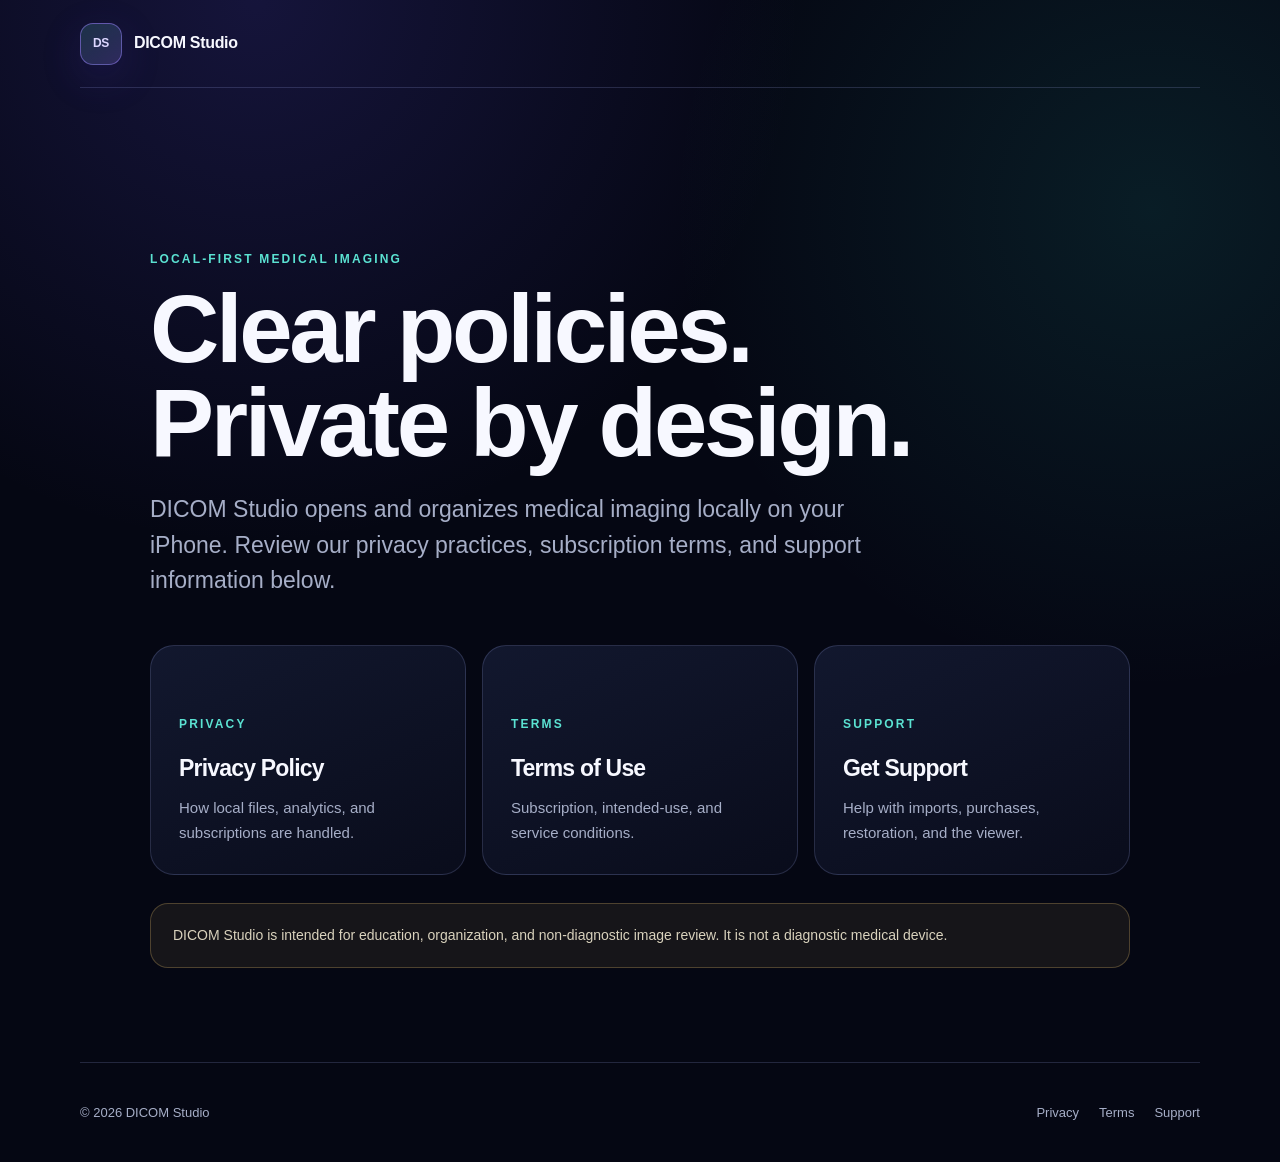
<file: index.html>
<!doctype html>
<html lang="en">
  <head>
    <meta charset="utf-8">
    <meta name="viewport" content="width=device-width, initial-scale=1">
    <meta name="description" content="Privacy, terms, and support for DICOM Studio.">
    <title>DICOM Studio — Legal & Support</title>
    <link rel="stylesheet" href="styles.css">
  </head>
  <body>
    <header class="site-header">
      <a class="brand" href="index.html" aria-label="DICOM Studio home">
        <span class="brand-mark" aria-hidden="true">DS</span>
        <span>DICOM Studio</span>
      </a>
    </header>
    <main class="hero">
      <p class="eyebrow">LOCAL-FIRST MEDICAL IMAGING</p>
      <h1>Clear policies.<br>Private by design.</h1>
      <p class="lead">
        DICOM Studio opens and organizes medical imaging locally on your
        iPhone. Review our privacy practices, subscription terms, and support
        information below.
      </p>
      <nav class="card-grid" aria-label="Legal and support pages">
        <a class="card" href="privacy.html">
          <span class="card-kicker">PRIVACY</span>
          <strong>Privacy Policy</strong>
          <span>How local files, analytics, and subscriptions are handled.</span>
        </a>
        <a class="card" href="terms.html">
          <span class="card-kicker">TERMS</span>
          <strong>Terms of Use</strong>
          <span>Subscription, intended-use, and service conditions.</span>
        </a>
        <a class="card" href="support.html">
          <span class="card-kicker">SUPPORT</span>
          <strong>Get Support</strong>
          <span>Help with imports, purchases, restoration, and the viewer.</span>
        </a>
      </nav>
      <p class="medical-note">
        DICOM Studio is intended for education, organization, and
        non-diagnostic image review. It is not a diagnostic medical device.
      </p>
    </main>
    <footer>
      <span>© 2026 DICOM Studio</span>
      <nav>
        <a href="privacy.html">Privacy</a>
        <a href="terms.html">Terms</a>
        <a href="support.html">Support</a>
      </nav>
    </footer>
  </body>
</html>
</file>
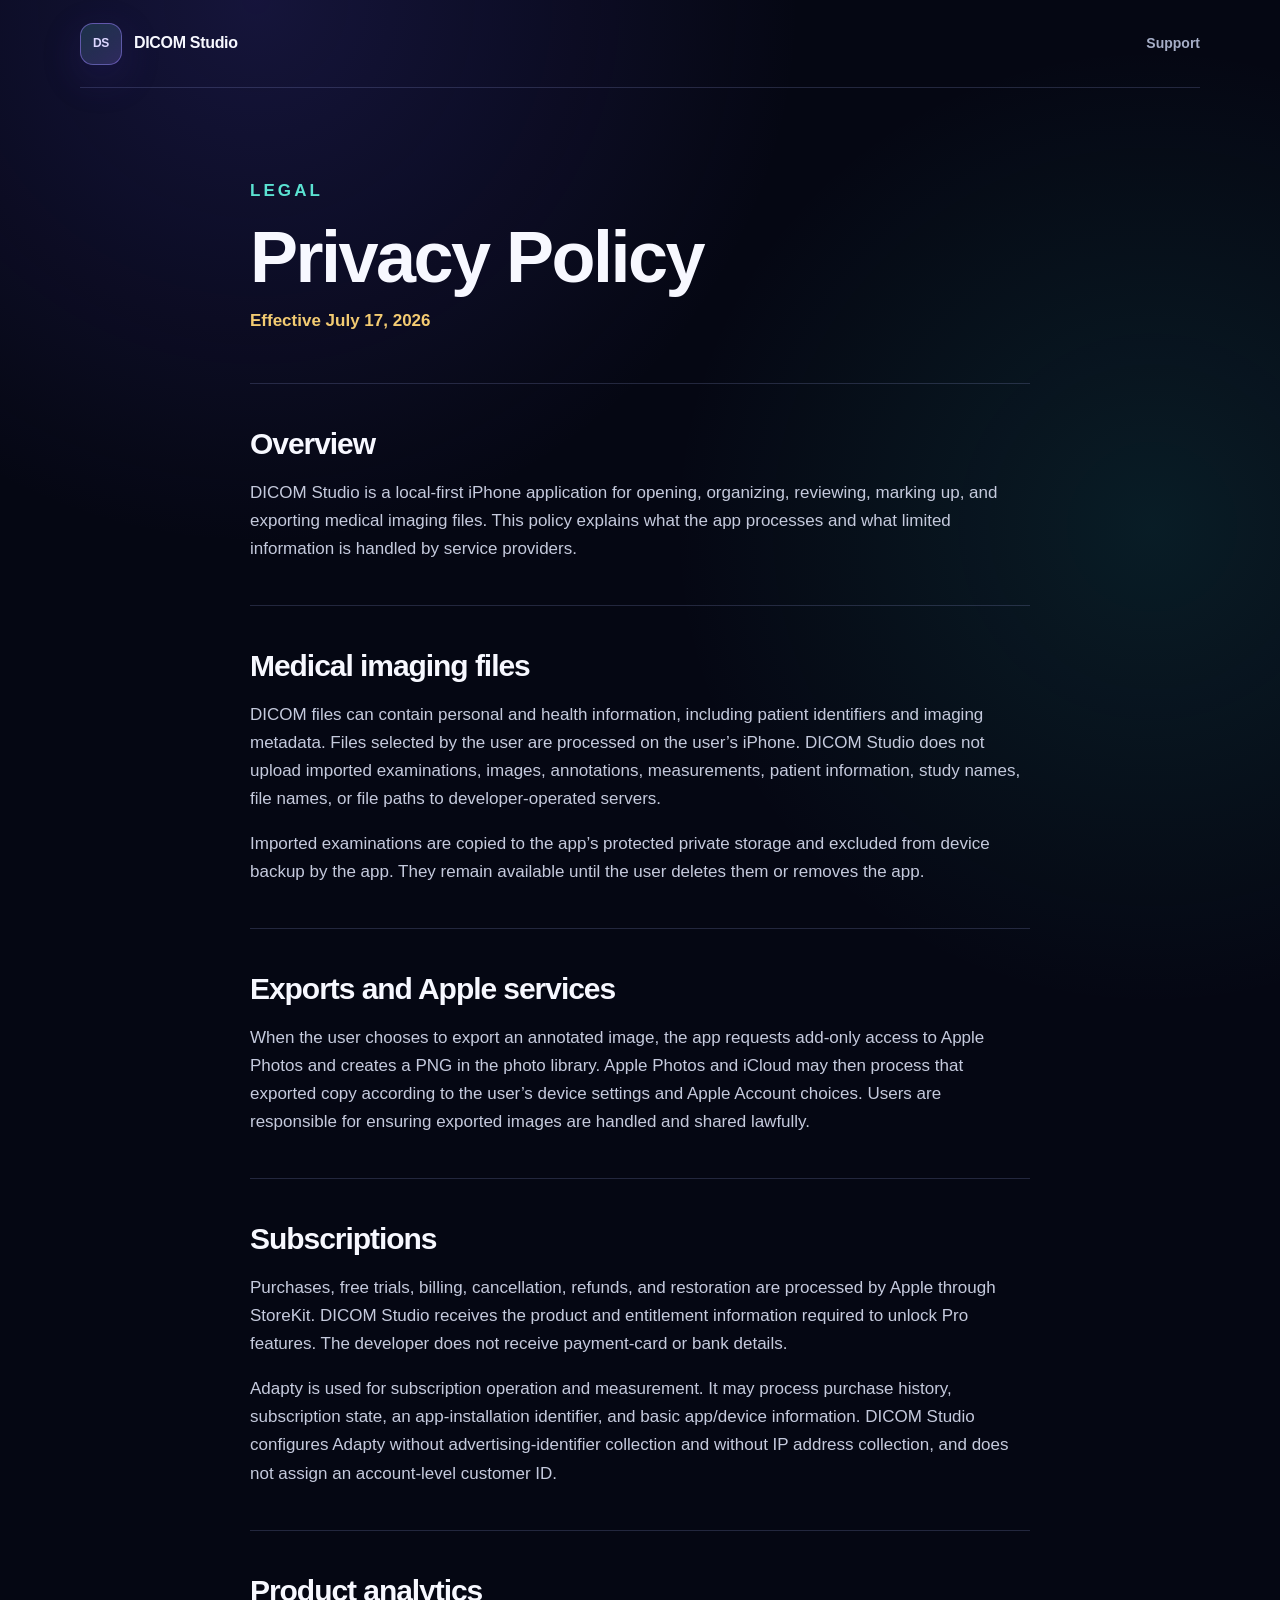
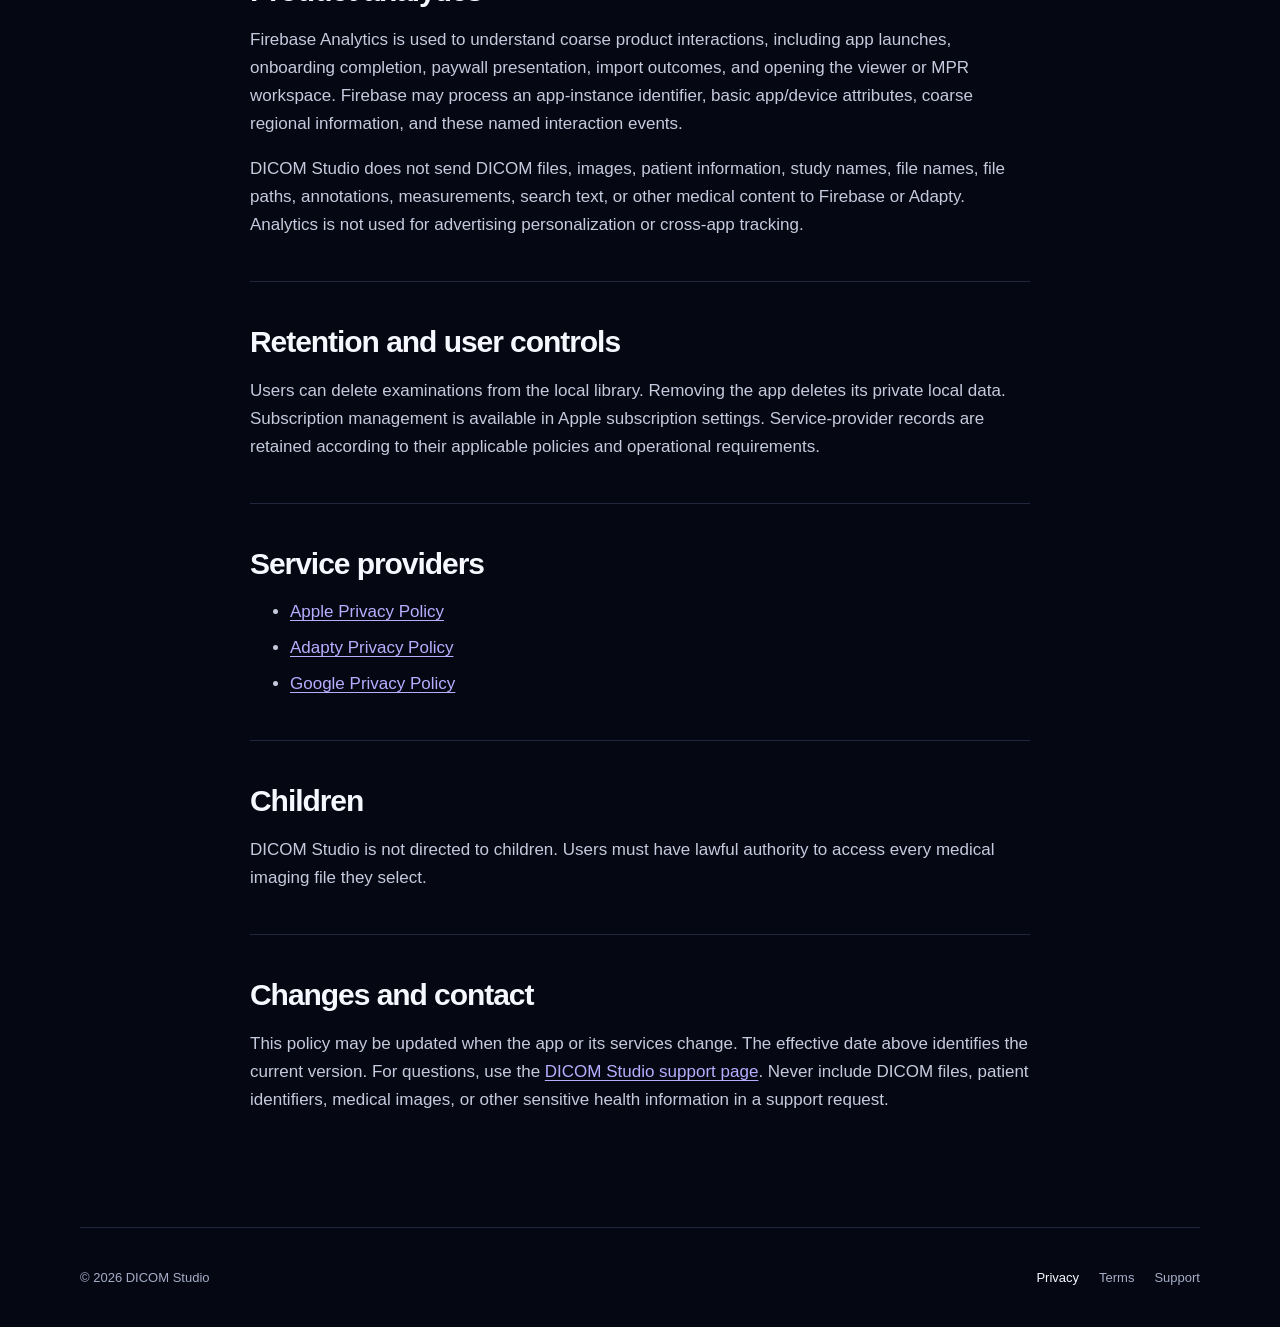
<file: privacy.html>
<!doctype html>
<html lang="en">
  <head>
    <meta charset="utf-8">
    <meta name="viewport" content="width=device-width, initial-scale=1">
    <meta name="description" content="DICOM Studio Privacy Policy.">
    <title>Privacy Policy — DICOM Studio</title>
    <link rel="stylesheet" href="styles.css">
  </head>
  <body>
    <header class="site-header">
      <a class="brand" href="index.html" aria-label="DICOM Studio home">
        <span class="brand-mark" aria-hidden="true">DS</span>
        <span>DICOM Studio</span>
      </a>
      <a class="header-link" href="support.html">Support</a>
    </header>
    <main class="document">
      <p class="eyebrow">LEGAL</p>
      <h1>Privacy Policy</h1>
      <p class="updated">Effective July 17, 2026</p>

      <section>
        <h2>Overview</h2>
        <p>
          DICOM Studio is a local-first iPhone application for opening,
          organizing, reviewing, marking up, and exporting medical imaging
          files. This policy explains what the app processes and what limited
          information is handled by service providers.
        </p>
      </section>

      <section>
        <h2>Medical imaging files</h2>
        <p>
          DICOM files can contain personal and health information, including
          patient identifiers and imaging metadata. Files selected by the user
          are processed on the user’s iPhone. DICOM Studio does not upload
          imported examinations, images, annotations, measurements, patient
          information, study names, file names, or file paths to
          developer-operated servers.
        </p>
        <p>
          Imported examinations are copied to the app’s protected private
          storage and excluded from device backup by the app. They remain
          available until the user deletes them or removes the app.
        </p>
      </section>

      <section>
        <h2>Exports and Apple services</h2>
        <p>
          When the user chooses to export an annotated image, the app requests
          add-only access to Apple Photos and creates a PNG in the photo
          library. Apple Photos and iCloud may then process that exported copy
          according to the user’s device settings and Apple Account choices.
          Users are responsible for ensuring exported images are handled and
          shared lawfully.
        </p>
      </section>

      <section>
        <h2>Subscriptions</h2>
        <p>
          Purchases, free trials, billing, cancellation, refunds, and
          restoration are processed by Apple through StoreKit. DICOM Studio
          receives the product and entitlement information required to unlock
          Pro features. The developer does not receive payment-card or bank
          details.
        </p>
        <p>
          Adapty is used for subscription operation and measurement. It may
          process purchase history, subscription state, an app-installation
          identifier, and basic app/device information. DICOM Studio configures
          Adapty without advertising-identifier collection and without IP
          address collection, and does not assign an account-level customer ID.
        </p>
      </section>

      <section>
        <h2>Product analytics</h2>
        <p>
          Firebase Analytics is used to understand coarse product interactions,
          including app launches, onboarding completion, paywall presentation,
          import outcomes, and opening the viewer or MPR workspace. Firebase
          may process an app-instance identifier, basic app/device attributes,
          coarse regional information, and these named interaction events.
        </p>
        <p>
          DICOM Studio does not send DICOM files, images, patient information,
          study names, file names, file paths, annotations, measurements,
          search text, or other medical content to Firebase or Adapty.
          Analytics is not used for advertising personalization or cross-app
          tracking.
        </p>
      </section>

      <section>
        <h2>Retention and user controls</h2>
        <p>
          Users can delete examinations from the local library. Removing the
          app deletes its private local data. Subscription management is
          available in Apple subscription settings. Service-provider records
          are retained according to their applicable policies and operational
          requirements.
        </p>
      </section>

      <section>
        <h2>Service providers</h2>
        <ul>
          <li><a href="https://www.apple.com/legal/privacy/" rel="noreferrer">Apple Privacy Policy</a></li>
          <li><a href="https://adapty.io/privacy" rel="noreferrer">Adapty Privacy Policy</a></li>
          <li><a href="https://policies.google.com/privacy" rel="noreferrer">Google Privacy Policy</a></li>
        </ul>
      </section>

      <section>
        <h2>Children</h2>
        <p>
          DICOM Studio is not directed to children. Users must have lawful
          authority to access every medical imaging file they select.
        </p>
      </section>

      <section>
        <h2>Changes and contact</h2>
        <p>
          This policy may be updated when the app or its services change. The
          effective date above identifies the current version. For questions,
          use the <a href="support.html">DICOM Studio support page</a>. Never
          include DICOM files, patient identifiers, medical images, or other
          sensitive health information in a support request.
        </p>
      </section>
    </main>
    <footer>
      <span>© 2026 DICOM Studio</span>
      <nav>
        <a aria-current="page" href="privacy.html">Privacy</a>
        <a href="terms.html">Terms</a>
        <a href="support.html">Support</a>
      </nav>
    </footer>
  </body>
</html>
</file>
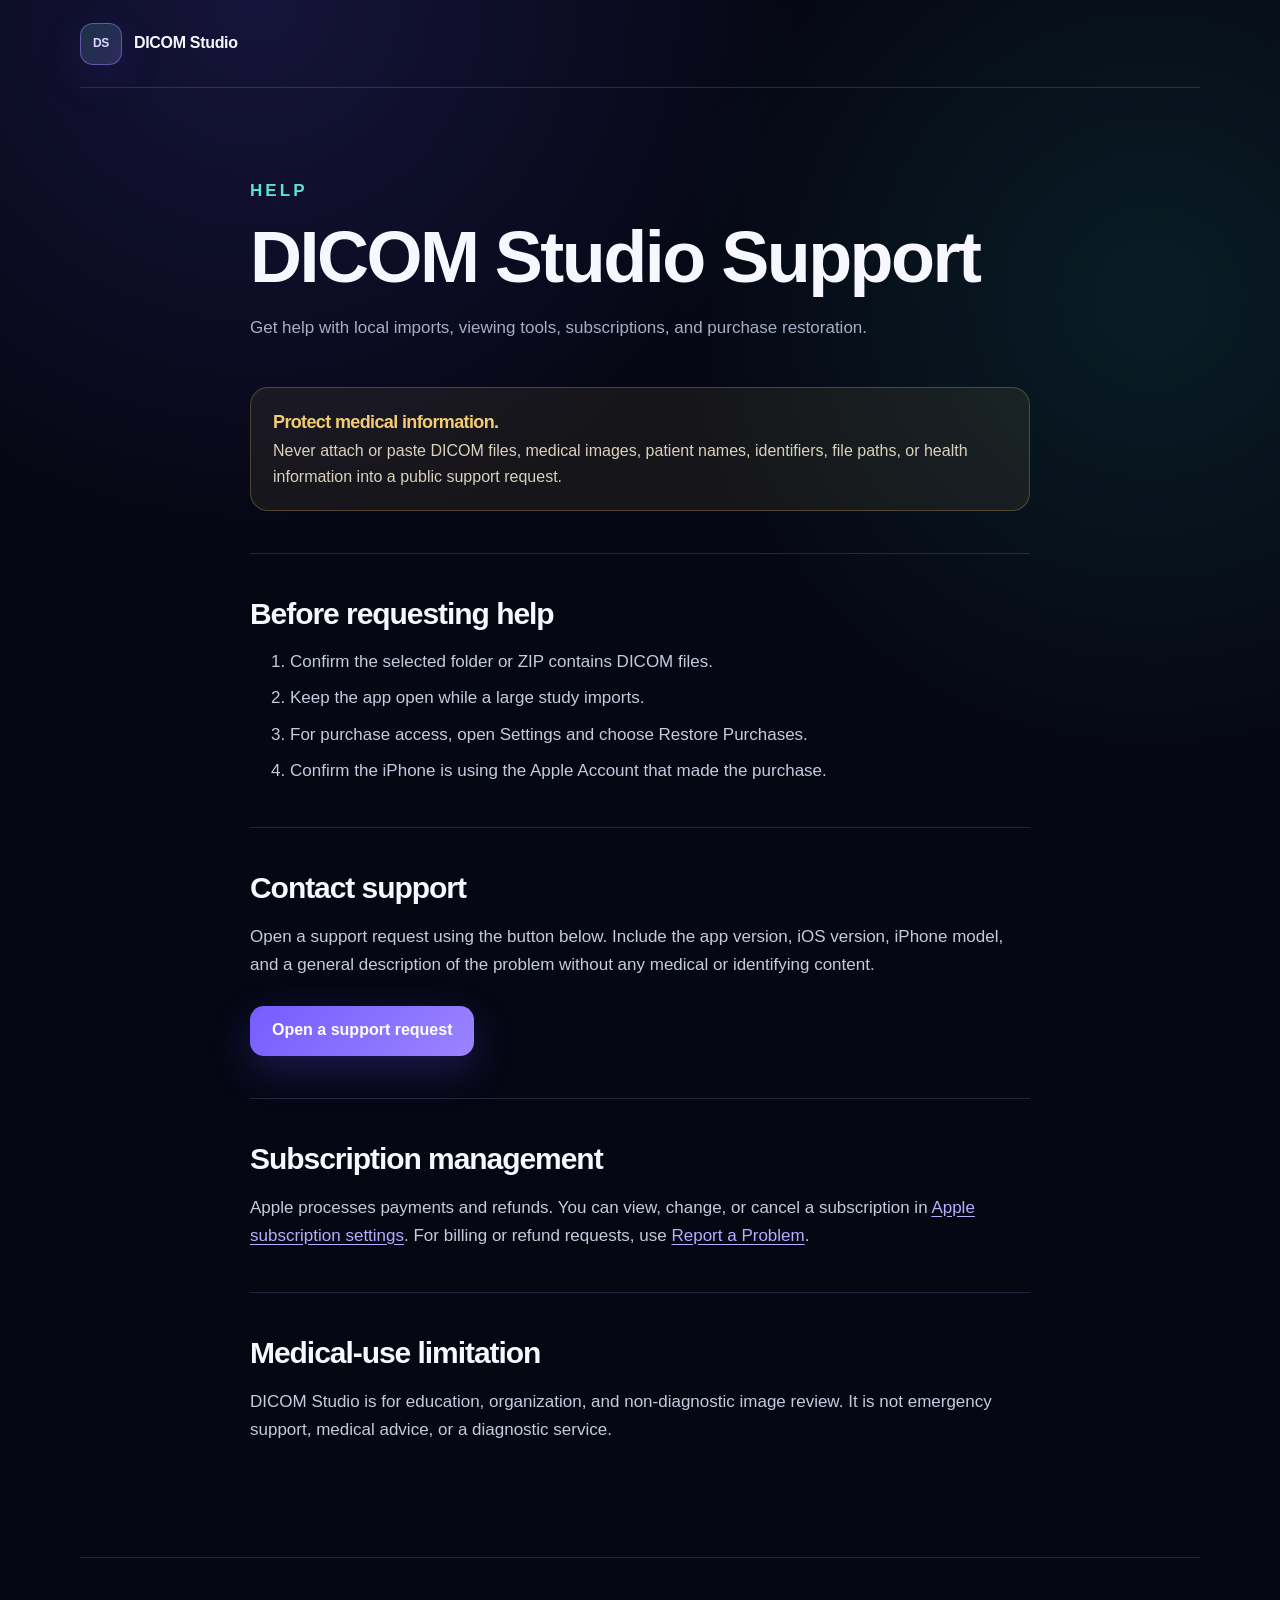
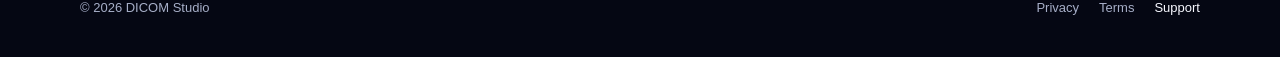
<file: support.html>
<!doctype html>
<html lang="en">
  <head>
    <meta charset="utf-8">
    <meta name="viewport" content="width=device-width, initial-scale=1">
    <meta name="description" content="Support for DICOM Studio.">
    <title>Support — DICOM Studio</title>
    <link rel="stylesheet" href="styles.css">
  </head>
  <body>
    <header class="site-header">
      <a class="brand" href="index.html" aria-label="DICOM Studio home">
        <span class="brand-mark" aria-hidden="true">DS</span>
        <span>DICOM Studio</span>
      </a>
    </header>
    <main class="document support">
      <p class="eyebrow">HELP</p>
      <h1>DICOM Studio Support</h1>
      <p class="lead">
        Get help with local imports, viewing tools, subscriptions, and purchase
        restoration.
      </p>

      <aside class="warning">
        <strong>Protect medical information.</strong>
        Never attach or paste DICOM files, medical images, patient names,
        identifiers, file paths, or health information into a public support
        request.
      </aside>

      <section>
        <h2>Before requesting help</h2>
        <ol>
          <li>Confirm the selected folder or ZIP contains DICOM files.</li>
          <li>Keep the app open while a large study imports.</li>
          <li>For purchase access, open Settings and choose Restore Purchases.</li>
          <li>Confirm the iPhone is using the Apple Account that made the purchase.</li>
        </ol>
      </section>

      <section>
        <h2>Contact support</h2>
        <p>
          Open a support request using the button below. Include the app
          version, iOS version, iPhone model, and a general description of the
          problem without any medical or identifying content.
        </p>
        <a class="button" href="https://github.com/muratssd/dicom-studio-legal/issues/new">Open a support request</a>
      </section>

      <section>
        <h2>Subscription management</h2>
        <p>
          Apple processes payments and refunds. You can view, change, or cancel
          a subscription in
          <a href="https://apps.apple.com/account/subscriptions" rel="noreferrer">Apple subscription settings</a>.
          For billing or refund requests, use
          <a href="https://reportaproblem.apple.com/" rel="noreferrer">Report a Problem</a>.
        </p>
      </section>

      <section>
        <h2>Medical-use limitation</h2>
        <p>
          DICOM Studio is for education, organization, and non-diagnostic image
          review. It is not emergency support, medical advice, or a diagnostic
          service.
        </p>
      </section>
    </main>
    <footer>
      <span>© 2026 DICOM Studio</span>
      <nav>
        <a href="privacy.html">Privacy</a>
        <a href="terms.html">Terms</a>
        <a aria-current="page" href="support.html">Support</a>
      </nav>
    </footer>
  </body>
</html>
</file>
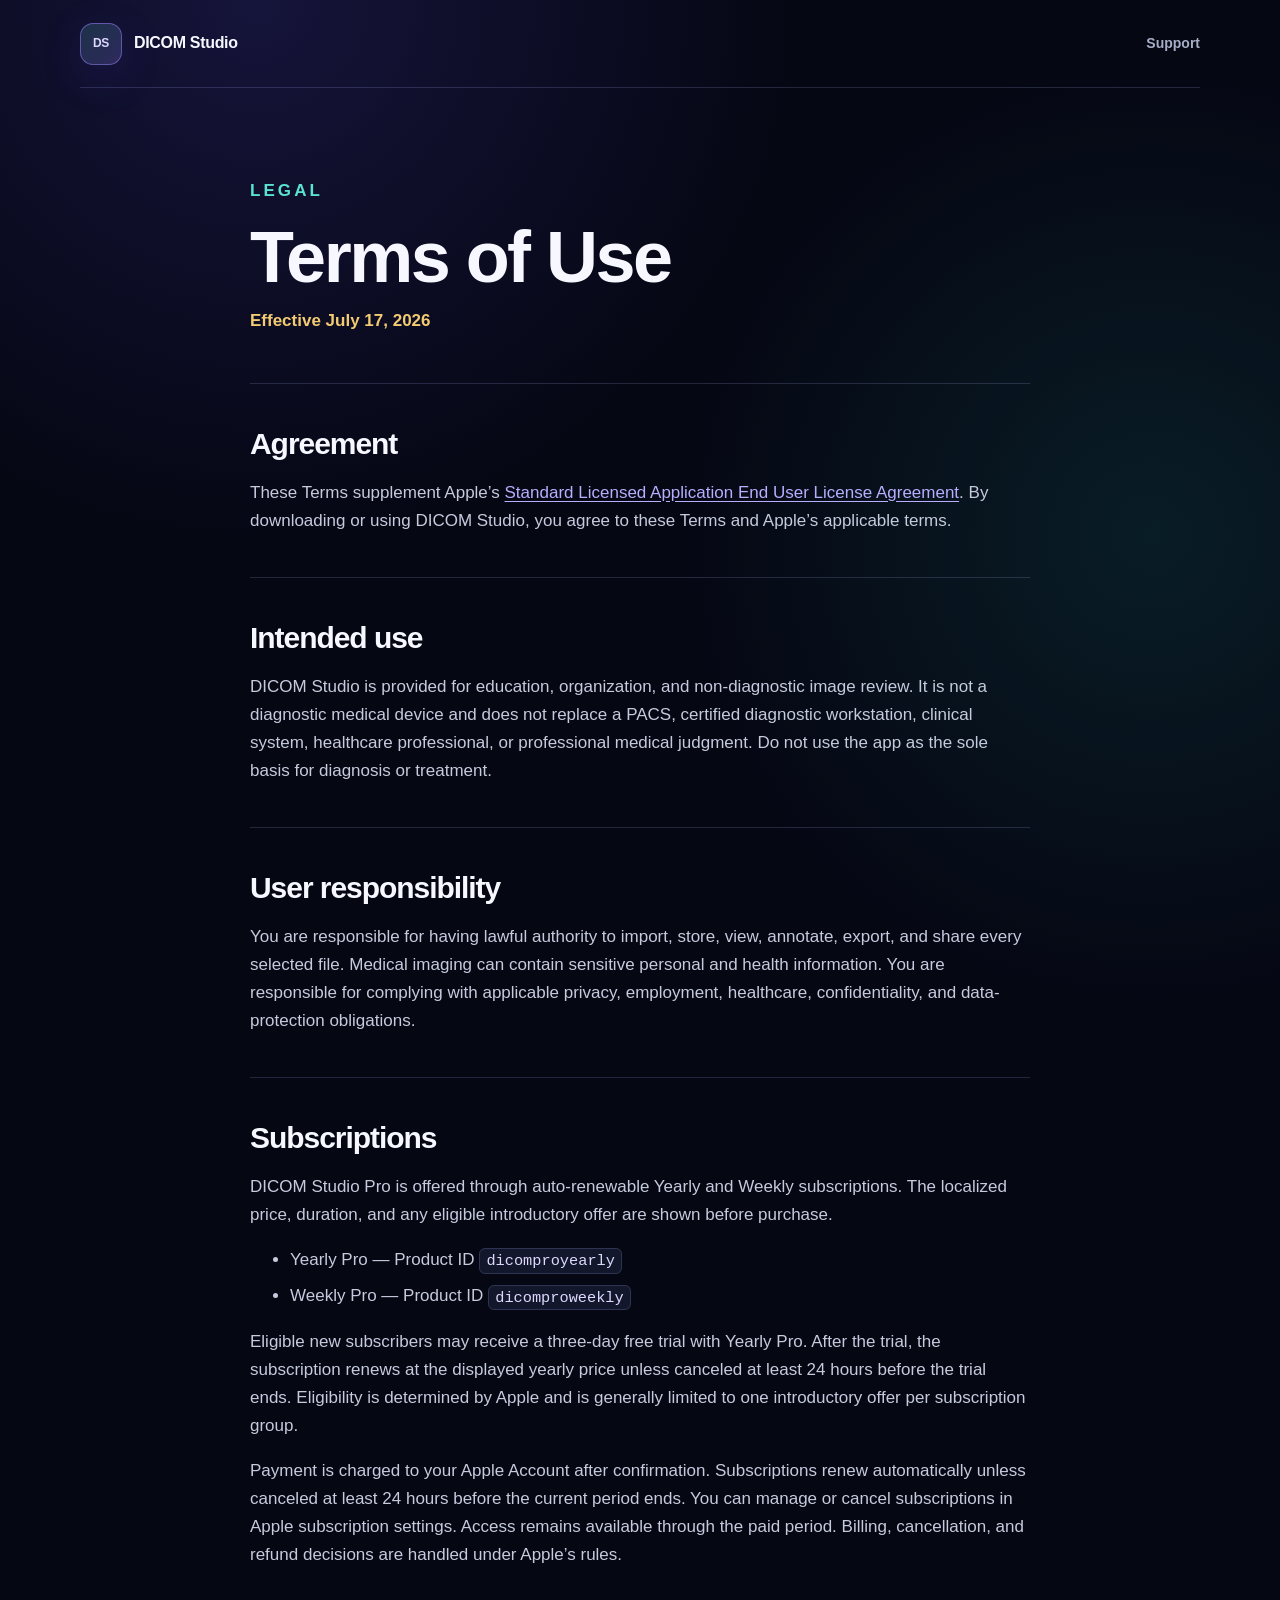
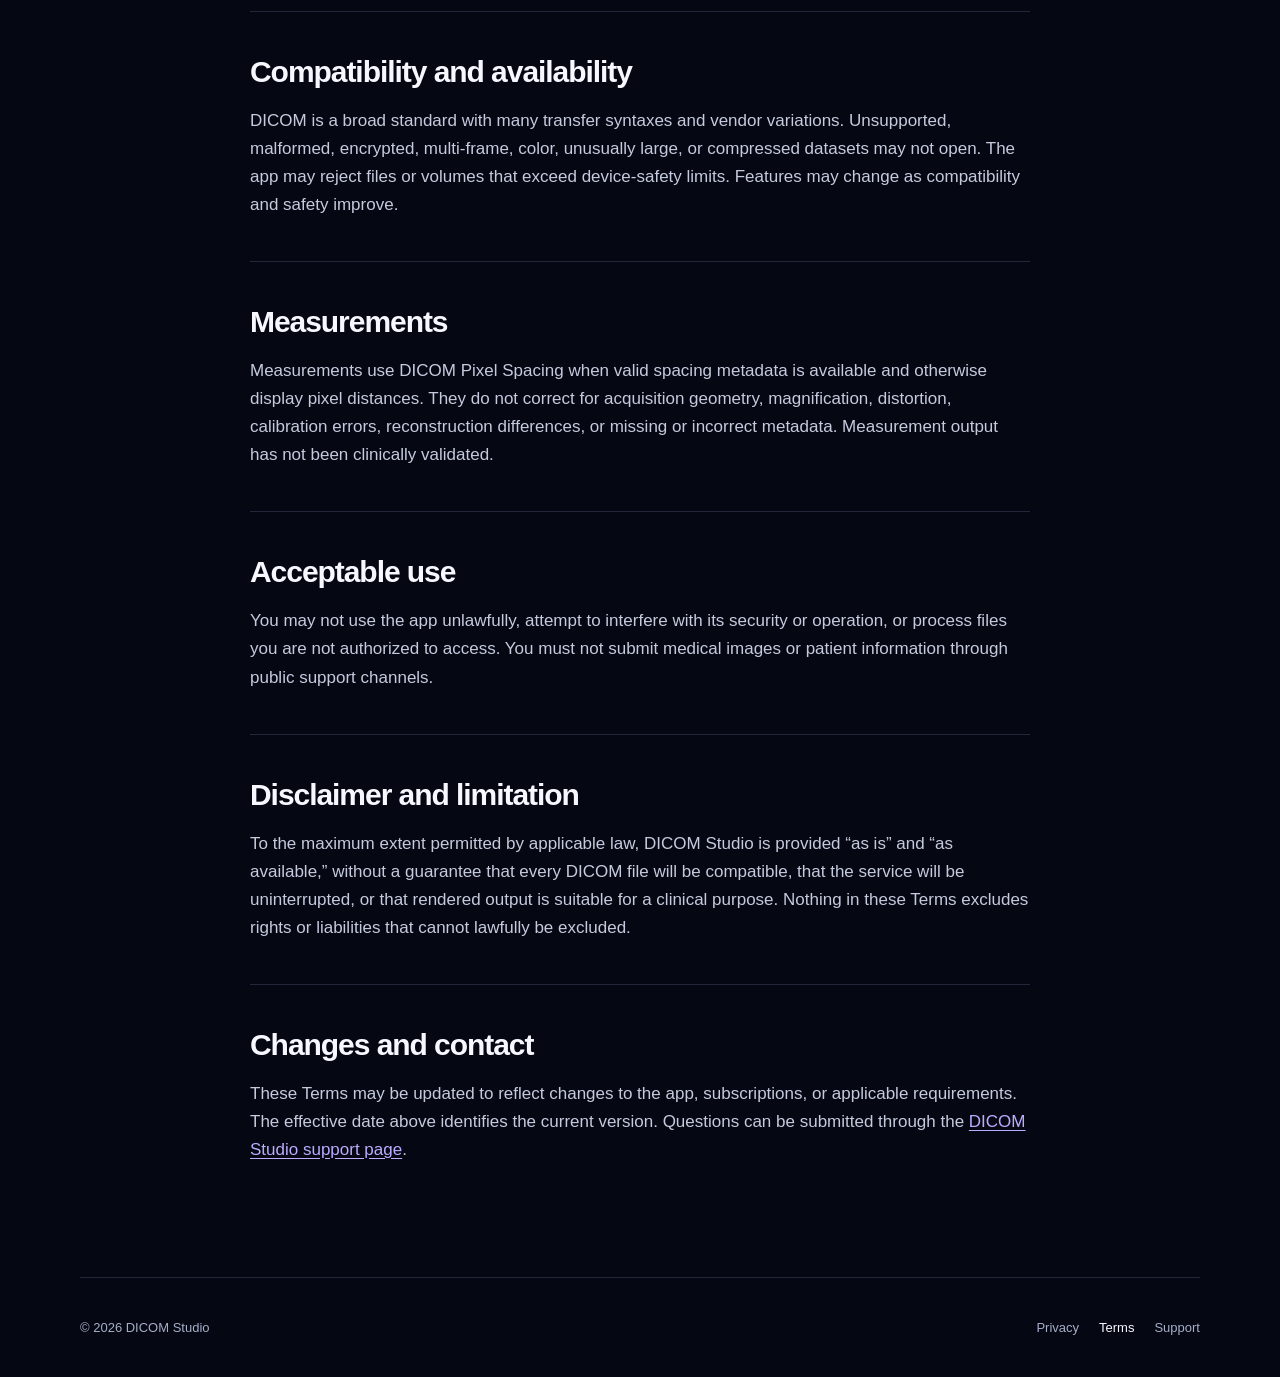
<file: terms.html>
<!doctype html>
<html lang="en">
  <head>
    <meta charset="utf-8">
    <meta name="viewport" content="width=device-width, initial-scale=1">
    <meta name="description" content="DICOM Studio Terms of Use.">
    <title>Terms of Use — DICOM Studio</title>
    <link rel="stylesheet" href="styles.css">
  </head>
  <body>
    <header class="site-header">
      <a class="brand" href="index.html" aria-label="DICOM Studio home">
        <span class="brand-mark" aria-hidden="true">DS</span>
        <span>DICOM Studio</span>
      </a>
      <a class="header-link" href="support.html">Support</a>
    </header>
    <main class="document">
      <p class="eyebrow">LEGAL</p>
      <h1>Terms of Use</h1>
      <p class="updated">Effective July 17, 2026</p>

      <section>
        <h2>Agreement</h2>
        <p>
          These Terms supplement Apple’s
          <a href="https://www.apple.com/legal/internet-services/itunes/dev/stdeula/" rel="noreferrer">Standard Licensed Application End User License Agreement</a>.
          By downloading or using DICOM Studio, you agree to these Terms and
          Apple’s applicable terms.
        </p>
      </section>

      <section>
        <h2>Intended use</h2>
        <p>
          DICOM Studio is provided for education, organization, and
          non-diagnostic image review. It is not a diagnostic medical device and
          does not replace a PACS, certified diagnostic workstation, clinical
          system, healthcare professional, or professional medical judgment.
          Do not use the app as the sole basis for diagnosis or treatment.
        </p>
      </section>

      <section>
        <h2>User responsibility</h2>
        <p>
          You are responsible for having lawful authority to import, store,
          view, annotate, export, and share every selected file. Medical imaging
          can contain sensitive personal and health information. You are
          responsible for complying with applicable privacy, employment,
          healthcare, confidentiality, and data-protection obligations.
        </p>
      </section>

      <section>
        <h2>Subscriptions</h2>
        <p>
          DICOM Studio Pro is offered through auto-renewable Yearly and Weekly
          subscriptions. The localized price, duration, and any eligible
          introductory offer are shown before purchase.
        </p>
        <ul>
          <li>Yearly Pro — Product ID <code>dicomproyearly</code></li>
          <li>Weekly Pro — Product ID <code>dicomproweekly</code></li>
        </ul>
        <p>
          Eligible new subscribers may receive a three-day free trial with
          Yearly Pro. After the trial, the subscription renews at the displayed
          yearly price unless canceled at least 24 hours before the trial ends.
          Eligibility is determined by Apple and is generally limited to one
          introductory offer per subscription group.
        </p>
        <p>
          Payment is charged to your Apple Account after confirmation.
          Subscriptions renew automatically unless canceled at least 24 hours
          before the current period ends. You can manage or cancel subscriptions
          in Apple subscription settings. Access remains available through the
          paid period. Billing, cancellation, and refund decisions are handled
          under Apple’s rules.
        </p>
      </section>

      <section>
        <h2>Compatibility and availability</h2>
        <p>
          DICOM is a broad standard with many transfer syntaxes and vendor
          variations. Unsupported, malformed, encrypted, multi-frame, color,
          unusually large, or compressed datasets may not open. The app may
          reject files or volumes that exceed device-safety limits. Features
          may change as compatibility and safety improve.
        </p>
      </section>

      <section>
        <h2>Measurements</h2>
        <p>
          Measurements use DICOM Pixel Spacing when valid spacing metadata is
          available and otherwise display pixel distances. They do not correct
          for acquisition geometry, magnification, distortion, calibration
          errors, reconstruction differences, or missing or incorrect metadata.
          Measurement output has not been clinically validated.
        </p>
      </section>

      <section>
        <h2>Acceptable use</h2>
        <p>
          You may not use the app unlawfully, attempt to interfere with its
          security or operation, or process files you are not authorized to
          access. You must not submit medical images or patient information
          through public support channels.
        </p>
      </section>

      <section>
        <h2>Disclaimer and limitation</h2>
        <p>
          To the maximum extent permitted by applicable law, DICOM Studio is
          provided “as is” and “as available,” without a guarantee that every
          DICOM file will be compatible, that the service will be uninterrupted,
          or that rendered output is suitable for a clinical purpose. Nothing
          in these Terms excludes rights or liabilities that cannot lawfully be
          excluded.
        </p>
      </section>

      <section>
        <h2>Changes and contact</h2>
        <p>
          These Terms may be updated to reflect changes to the app, subscriptions,
          or applicable requirements. The effective date above identifies the
          current version. Questions can be submitted through the
          <a href="support.html">DICOM Studio support page</a>.
        </p>
      </section>
    </main>
    <footer>
      <span>© 2026 DICOM Studio</span>
      <nav>
        <a href="privacy.html">Privacy</a>
        <a aria-current="page" href="terms.html">Terms</a>
        <a href="support.html">Support</a>
      </nav>
    </footer>
  </body>
</html>
</file>
<file: styles.css>
:root {
  color-scheme: dark;
  --bg: #050713;
  --surface: #0d1121;
  --surface-2: #12172b;
  --text: #f7f8ff;
  --muted: #a6aec7;
  --line: rgba(169, 183, 255, 0.18);
  --violet: #9a84ff;
  --cyan: #5be2d2;
  --gold: #f3cb72;
  font-family: Inter, ui-sans-serif, -apple-system, BlinkMacSystemFont, "Segoe UI", sans-serif;
}

* {
  box-sizing: border-box;
}

html {
  background: var(--bg);
}

body {
  min-height: 100vh;
  margin: 0;
  color: var(--text);
  background:
    radial-gradient(circle at 20% 0%, rgba(79, 67, 200, 0.22), transparent 34rem),
    radial-gradient(circle at 90% 18%, rgba(38, 187, 174, 0.12), transparent 30rem),
    var(--bg);
  line-height: 1.65;
}

a {
  color: #b8adff;
  text-underline-offset: 0.2em;
}

.site-header,
footer {
  width: min(1120px, calc(100% - 40px));
  margin: 0 auto;
  display: flex;
  align-items: center;
  justify-content: space-between;
}

.site-header {
  min-height: 88px;
  border-bottom: 1px solid var(--line);
}

.brand {
  display: inline-flex;
  align-items: center;
  gap: 12px;
  color: var(--text);
  font-weight: 750;
  letter-spacing: -0.02em;
  text-decoration: none;
}

.brand-mark {
  display: grid;
  width: 42px;
  height: 42px;
  place-items: center;
  border: 1px solid rgba(154, 132, 255, 0.5);
  border-radius: 13px;
  background: linear-gradient(145deg, rgba(91, 226, 210, 0.16), rgba(154, 132, 255, 0.22));
  color: #dcd6ff;
  font-size: 12px;
  box-shadow: 0 12px 42px rgba(68, 52, 180, 0.2);
}

.header-link {
  color: var(--muted);
  font-size: 14px;
  font-weight: 650;
  text-decoration: none;
}

.hero,
.document {
  width: min(980px, calc(100% - 40px));
  margin: 0 auto;
}

.hero {
  padding: clamp(72px, 12vw, 150px) 0 80px;
}

.document {
  max-width: 780px;
  padding: 72px 0 96px;
}

.eyebrow,
.card-kicker {
  color: var(--cyan);
  font-size: 12px;
  font-weight: 800;
  letter-spacing: 0.18em;
}

h1,
h2,
strong {
  letter-spacing: -0.035em;
}

h1 {
  max-width: 820px;
  margin: 12px 0 22px;
  font-size: clamp(48px, 9vw, 96px);
  line-height: 0.98;
}

.document h1 {
  font-size: clamp(44px, 8vw, 72px);
}

h2 {
  margin: 0 0 12px;
  font-size: clamp(22px, 4vw, 30px);
  line-height: 1.2;
}

p,
li {
  color: #c5cadd;
}

.lead {
  max-width: 720px;
  margin: 0 0 46px;
  color: var(--muted);
  font-size: clamp(18px, 2.5vw, 23px);
  line-height: 1.55;
}

.updated {
  margin: -8px 0 48px;
  color: var(--gold);
  font-size: 14px;
  font-weight: 700;
}

.card-grid {
  display: grid;
  grid-template-columns: repeat(3, 1fr);
  gap: 16px;
}

.card {
  min-height: 230px;
  padding: 28px;
  display: flex;
  flex-direction: column;
  justify-content: flex-end;
  border: 1px solid var(--line);
  border-radius: 24px;
  background: linear-gradient(155deg, rgba(19, 25, 48, 0.94), rgba(10, 13, 28, 0.94));
  color: var(--text);
  text-decoration: none;
  transition: transform 160ms ease, border-color 160ms ease;
}

.card:hover,
.card:focus-visible {
  transform: translateY(-4px);
  border-color: rgba(154, 132, 255, 0.65);
}

.card strong {
  margin: 16px 0 8px;
  font-size: 23px;
}

.card span:last-child {
  color: var(--muted);
  font-size: 15px;
}

.medical-note,
.warning {
  margin-top: 28px;
  padding: 20px 22px;
  border: 1px solid rgba(243, 203, 114, 0.25);
  border-radius: 18px;
  background: rgba(243, 203, 114, 0.07);
  color: #d9d2bd;
  font-size: 14px;
}

.document section {
  margin-top: 42px;
  padding-top: 42px;
  border-top: 1px solid var(--line);
}

.document p,
.document li {
  font-size: 17px;
}

.document li + li {
  margin-top: 8px;
}

code {
  padding: 0.18em 0.4em;
  border: 1px solid var(--line);
  border-radius: 6px;
  background: var(--surface-2);
  color: #ded8ff;
  font-size: 0.9em;
}

.warning {
  margin: 40px 0 0;
  font-size: 16px;
}

.warning strong {
  display: block;
  color: var(--gold);
  font-size: 18px;
}

.button {
  display: inline-flex;
  min-height: 50px;
  margin-top: 10px;
  padding: 0 22px;
  align-items: center;
  justify-content: center;
  border-radius: 14px;
  background: linear-gradient(135deg, #765cff, #9a84ff);
  color: white;
  font-weight: 750;
  text-decoration: none;
  box-shadow: 0 14px 42px rgba(87, 65, 218, 0.3);
}

footer {
  min-height: 100px;
  border-top: 1px solid var(--line);
  color: var(--muted);
  font-size: 13px;
}

footer nav {
  display: flex;
  gap: 20px;
}

footer a {
  color: var(--muted);
  text-decoration: none;
}

footer a[aria-current="page"] {
  color: var(--text);
}

@media (max-width: 760px) {
  .card-grid {
    grid-template-columns: 1fr;
  }

  .card {
    min-height: 180px;
  }

  footer {
    padding: 28px 0;
    align-items: flex-start;
    flex-direction: column;
    gap: 16px;
  }
}
</file>
